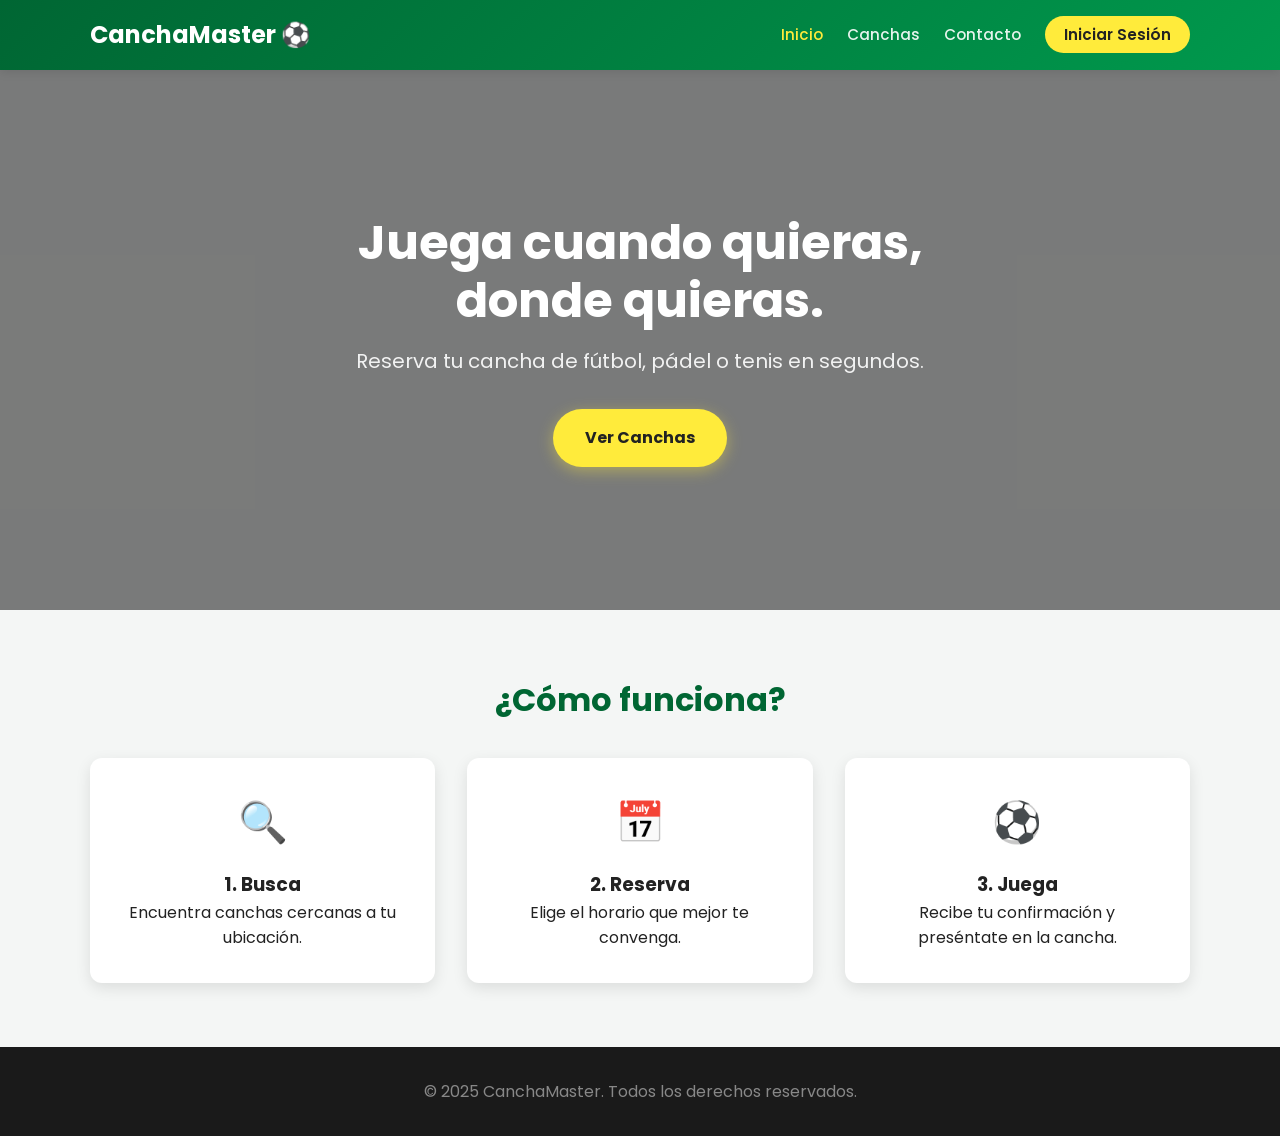
<file: index.html>
<!DOCTYPE html>
<html lang="es">
<head>
    <meta charset="UTF-8">
    <meta name="viewport" content="width=device-width, initial-scale=1.0">
    <title>CanchaMaster | Inicio</title>
    <link rel="stylesheet" href="css/style.css">
</head>
<body>
    <header class="main-header">
        <div class="container nav-container">
            <a href="index.html" class="logo">CanchaMaster ⚽</a>
            <nav class="main-nav">
                <ul>
                    <li><a href="index.html" class="active">Inicio</a></li>
                    <li><a href="canchas.html">Canchas</a></li>
                    <li><a href="contacto.html">Contacto</a></li>
                    <li><a href="login.html" class="btn btn-nav">Iniciar Sesión</a></li>
                </ul>
            </nav>
        </div>
    </header>

    <main>
        <section class="hero">
            <div class="hero-overlay"> <div class="container hero-content">
                    <h1>Juega cuando quieras, donde quieras.</h1>
                    <p>Reserva tu cancha de fútbol, pádel o tenis en segundos.</p>
                    <a href="canchas.html" class="btn btn-primary">Ver Canchas</a>
                </div>
            </div>
        </section>

        <section class="container features">
            <h2 class="section-title">¿Cómo funciona?</h2>
            <div class="grid-3 features-grid">
                <article class="feature-item">
                    <div class="icon">🔍</div>
                    <h3>1. Busca</h3>
                    <p>Encuentra canchas cercanas a tu ubicación.</p>
                </article>
                <article class="feature-item">
                    <div class="icon">📅</div>
                    <h3>2. Reserva</h3>
                    <p>Elige el horario que mejor te convenga.</p>
                </article>
                <article class="feature-item">
                    <div class="icon">⚽</div>
                    <h3>3. Juega</h3>
                    <p>Recibe tu confirmación y preséntate en la cancha.</p>
                </article>
            </div>
        </section>
    </main>

    <footer class="main-footer">
        <div class="container">
            <p>&copy; 2025 CanchaMaster. Todos los derechos reservados.</p>
        </div>
    </footer>
    
    <script src="js/app.js" defer></script>
</body>
</html>
</file>
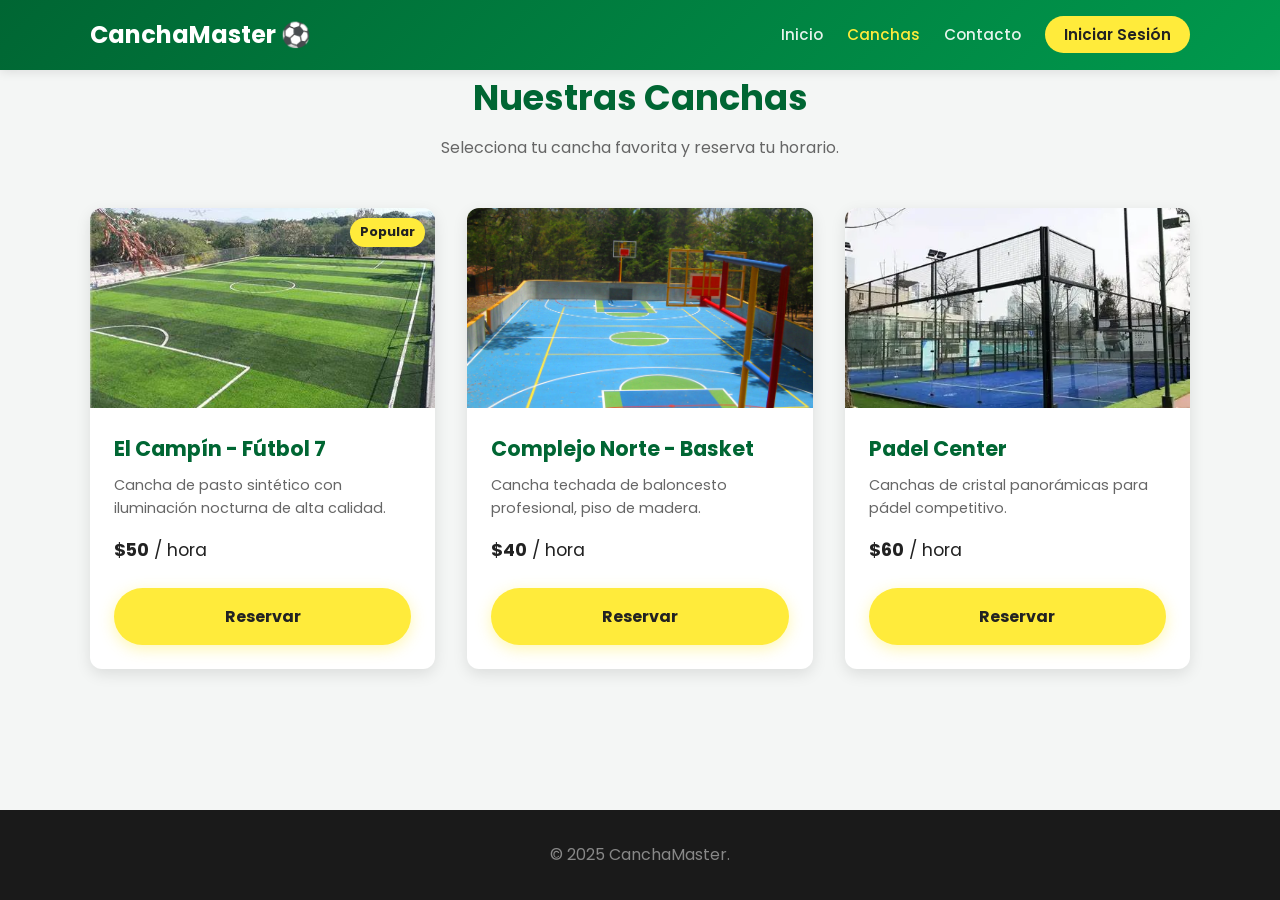
<file: canchas.html>
<!DOCTYPE html>
<html lang="es">
<head>
    <meta charset="UTF-8">
    <meta name="viewport" content="width=device-width, initial-scale=1.0">
    <title>CanchaMaster | Canchas Disponibles</title>
    <link rel="stylesheet" href="css/style.css">
</head>
<body>
    <header class="main-header">
        <div class="container nav-container">
            <a href="index.html" class="logo">CanchaMaster ⚽</a>
            <nav class="main-nav">
                <ul>
                    <li><a href="index.html">Inicio</a></li>
                    <li><a href="canchas.html" class="active">Canchas</a></li>
                    <li><a href="contacto.html">Contacto</a></li>
                    <li><a href="login.html" class="btn btn-nav">Iniciar Sesión</a></li>
                </ul>
            </nav>
        </div>
    </header>

    <main class="container page-content">
        <h1 class="page-title">Nuestras Canchas</h1>
        <p class="page-subtitle">Selecciona tu cancha favorita y reserva tu horario.</p>

        <div class="canchas-grid">
            
            <article class="cancha-card">
                <div class="card-image">
                    <img src="imagenes/OIP.jpeg" alt="Cancha Futbol 7">
                    <span class="badge">Popular</span>
                </div>
                <div class="card-content">
                    <h2>El Campín - Fútbol 7</h2>
                    <p>Cancha de pasto sintético con iluminación nocturna de alta calidad.</p>
                    <p class="price"><strong>$50</strong> / hora</p>
                    <a href="reserva.html?cancha=f7-campin" class="btn btn-primary btn-block">Reservar</a>
                </div>
            </article>

            <article class="cancha-card">
                <div class="card-image">
                    <img src="imagenes/R.jpeg" alt="Cancha Basket">
                </div>
                <div class="card-content">
                    <h2>Complejo Norte - Basket</h2>
                    <p>Cancha techada de baloncesto profesional, piso de madera.</p>
                    <p class="price"><strong>$40</strong> / hora</p>
                    <a href="reserva.html?cancha=basket-norte" class="btn btn-primary btn-block">Reservar</a>
                </div>
            </article>

            <article class="cancha-card">
                <div class="card-image">
                    <img src="imagenes/padel.webp" alt="Cancha Padel">
                </div>
                <div class="card-content">
                    <h2>Padel Center</h2>
                    <p>Canchas de cristal panorámicas para pádel competitivo.</p>
                    <p class="price"><strong>$60</strong> / hora</p>
                    <a href="reserva.html?cancha=padel-center" class="btn btn-primary btn-block">Reservar</a>
                </div>
            </article>

        </div>
    </main>

    <footer class="main-footer">
        <div class="container">
            <p>&copy; 2025 CanchaMaster.</p>
        </div>
    </footer>
    <script src="js/app.js" defer></script>
</body>
</html>
</file>
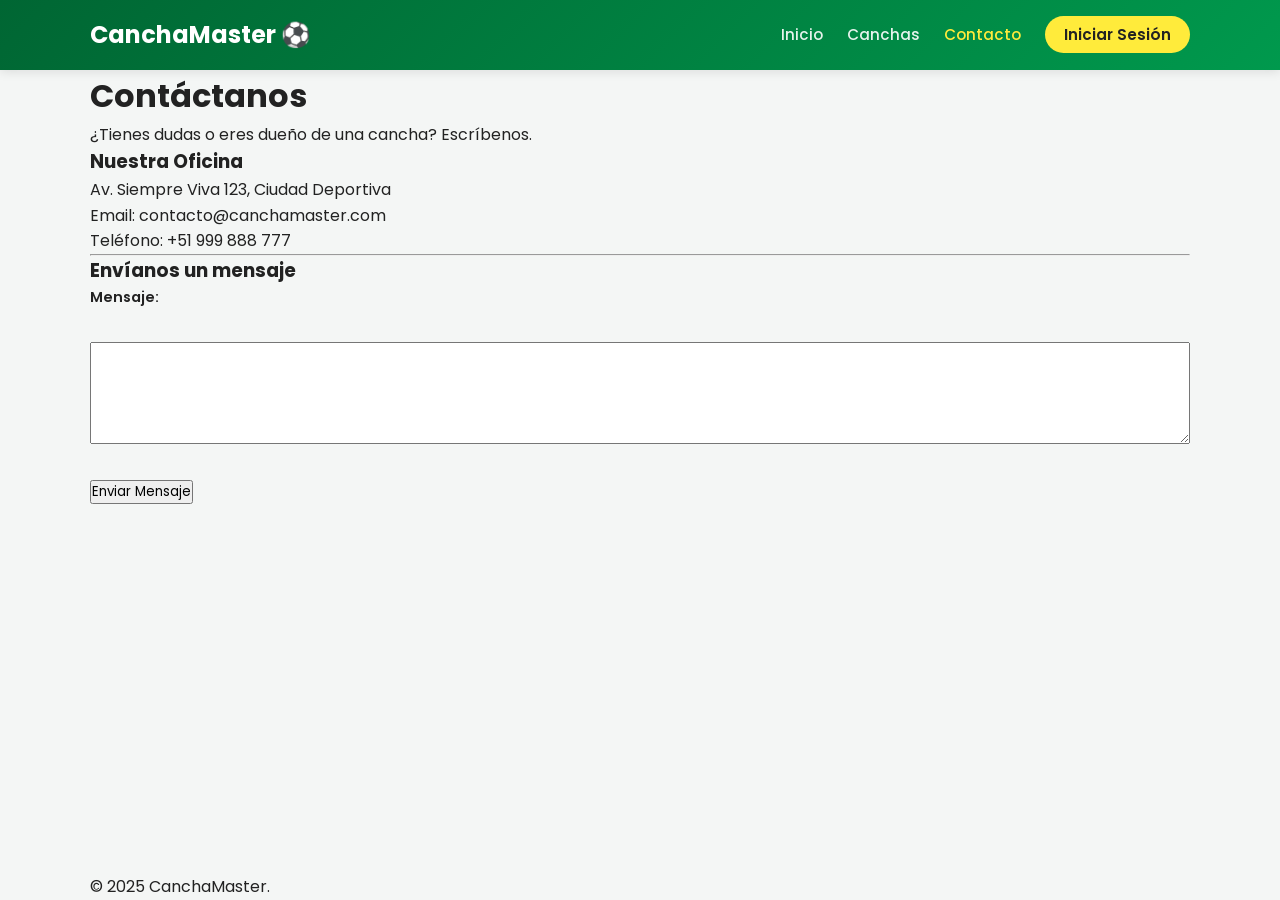
<file: contacto.html>
<!DOCTYPE html>
<html lang="es">
<head>
    <meta charset="UTF-8">
    <meta name="viewport" content="width=device-width, initial-scale=1.0">
    <title>CanchaMaster | Contacto</title>
    <link rel="stylesheet" href="css/style.css">
</head>
<script src="js/app.js"></script>
<body>
    <header class="main-header">
        <div class="container nav-container">
            <a href="index.html" class="logo">CanchaMaster ⚽</a>
            <nav class="main-nav">
                <ul>
                    <li><a href="index.html">Inicio</a></li>
                    <li><a href="canchas.html">Canchas</a></li>
                    <li><a href="contacto.html" class="active">Contacto</a></li>
                    <li><a href="login.html" class="btn-nav">Iniciar Sesión</a></li>
                </ul>
            </nav>
        </div>
    </header>

    <main class="container page-content">
        <h1>Contáctanos</h1>
        <p>¿Tienes dudas o eres dueño de una cancha? Escríbenos.</p>

        <section class="contact-info">
            <h3>Nuestra Oficina</h3>
            <p>Av. Siempre Viva 123, Ciudad Deportiva</p>
            <p>Email: contacto@canchamaster.com</p>
            <p>Teléfono: +51 999 888 777</p>
        </section>

        <hr>

        <section class="contact-form">
            <h3>Envíanos un mensaje</h3>
            <form>
                <label for="mensaje">Mensaje:</label><br>
                <textarea id="mensaje" name="mensaje" rows="5" style="width: 100%;"></textarea>
                <br><br>
                <button type="submit">Enviar Mensaje</button>
            </form>
        </section>
    </main>

    <footer>
        <div class="container">
            <p>&copy; 2025 CanchaMaster.</p>
        </div>
    </footer>
</body>
</html>
</file>
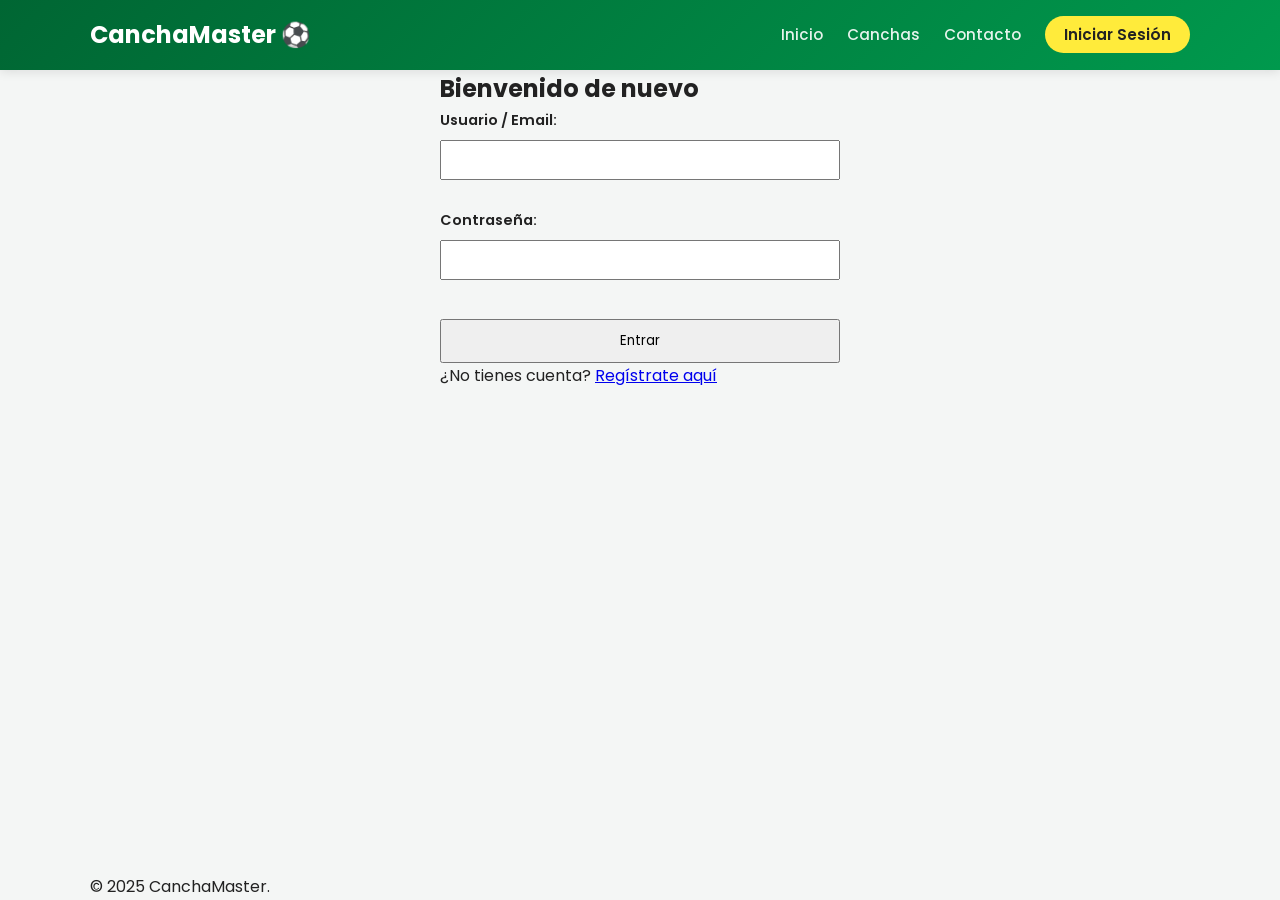
<file: login.html>
<!DOCTYPE html>
<html lang="es">
<head>
    <meta charset="UTF-8">
    <meta name="viewport" content="width=device-width, initial-scale=1.0">
    <title>CanchaMaster | Login</title>
    <link rel="stylesheet" href="css/style.css">
</head>
<script src="js/app.js"></script>
<body>
    <header class="main-header">
        <div class="container nav-container">
            <a href="index.html" class="logo">CanchaMaster ⚽</a>
            <nav class="main-nav">
                <ul>
                    <li><a href="index.html">Inicio</a></li>
                    <li><a href="canchas.html">Canchas</a></li>
                    <li><a href="contacto.html">Contacto</a></li>
                    <li><a href="login.html" class="active btn-nav">Iniciar Sesión</a></li>
                </ul>
            </nav>
        </div>
    </header>

    <main class="container page-content">
        <section class="login-container" style="max-width: 400px; margin: 0 auto;">
            <h1>Bienvenido de nuevo</h1>
            <form action="#" method="POST">
                <div class="form-group">
                    <label for="usuario">Usuario / Email:</label>
                    <input type="text" id="usuario" name="usuario" required style="width: 100%; padding: 8px; margin-bottom: 10px;">
                </div>
                <div class="form-group">
                    <label for="password">Contraseña:</label>
                    <input type="password" id="password" name="password" required style="width: 100%; padding: 8px; margin-bottom: 20px;">
                </div>
                <button type="submit" style="width: 100%; padding: 10px;">Entrar</button>
            </form>
            <p>¿No tienes cuenta? <a href="#">Regístrate aquí</a></p>
        </section>
    </main>

    <footer>
        <div class="container">
            <p>&copy; 2025 CanchaMaster.</p>
        </div>
    </footer>
</body>
</html>
</file>
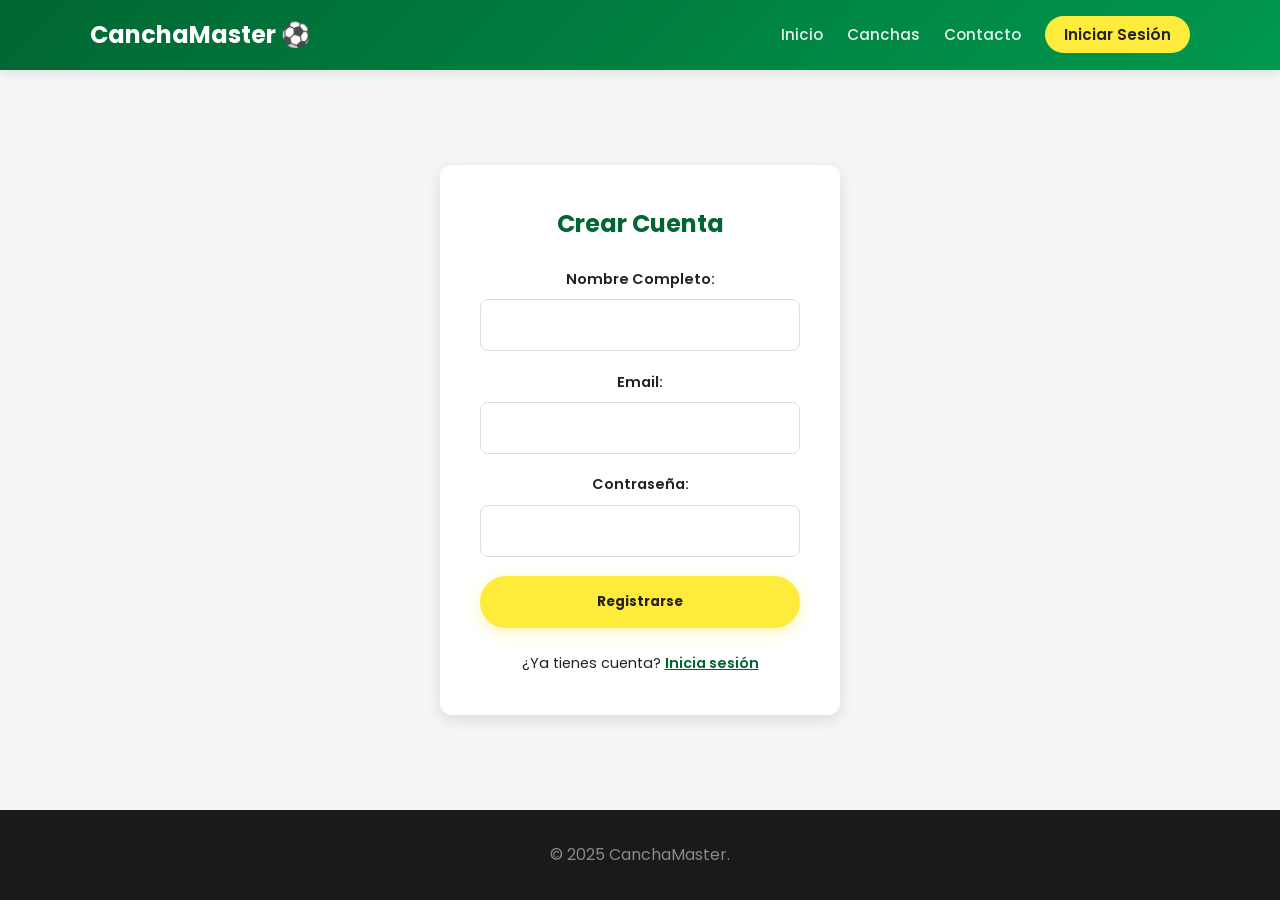
<file: registro.html>
<!DOCTYPE html>
<html lang="es">
<head>
    <meta charset="UTF-8">
    <meta name="viewport" content="width=device-width, initial-scale=1.0">
    <title>CanchaMaster | Registro</title>
    <link rel="stylesheet" href="css/style.css">
</head>
<body>
    <header class="main-header">
        <div class="container nav-container">
            <a href="index.html" class="logo">CanchaMaster ⚽</a>
            <nav class="main-nav">
                <ul>
                    <li><a href="index.html">Inicio</a></li>
                    <li><a href="canchas.html">Canchas</a></li>
                    <li><a href="contacto.html">Contacto</a></li>
                    <li><a href="login.html" class="btn btn-nav">Iniciar Sesión</a></li>
                </ul>
            </nav>
        </div>
    </header>

    <main class="container page-content flex-center">
        <section class="auth-card">
            <h1>Crear Cuenta</h1>
            <form action="/api/registro" method="POST">
                <div class="form-group">
                    <label for="nombre">Nombre Completo:</label>
                    <input type="text" id="nombre" name="nombre" class="form-control" required>
                </div>
                <div class="form-group">
                    <label for="email">Email:</label>
                    <input type="email" id="email" name="email" class="form-control" required>
                </div>
                <div class="form-group">
                    <label for="password">Contraseña:</label>
                    <input type="password" id="password" name="password" class="form-control" required>
                </div>
                <button type="submit" class="btn btn-primary btn-block">Registrarse</button>
            </form>
            <p class="auth-footer">¿Ya tienes cuenta? <a href="login.html">Inicia sesión</a></p>
        </section>
    </main>

    <footer class="main-footer">
        <div class="container">
            <p>&copy; 2025 CanchaMaster.</p>
        </div>
    </footer>
    <script src="js/app.js" defer></script>
</body>
</html>
</file>
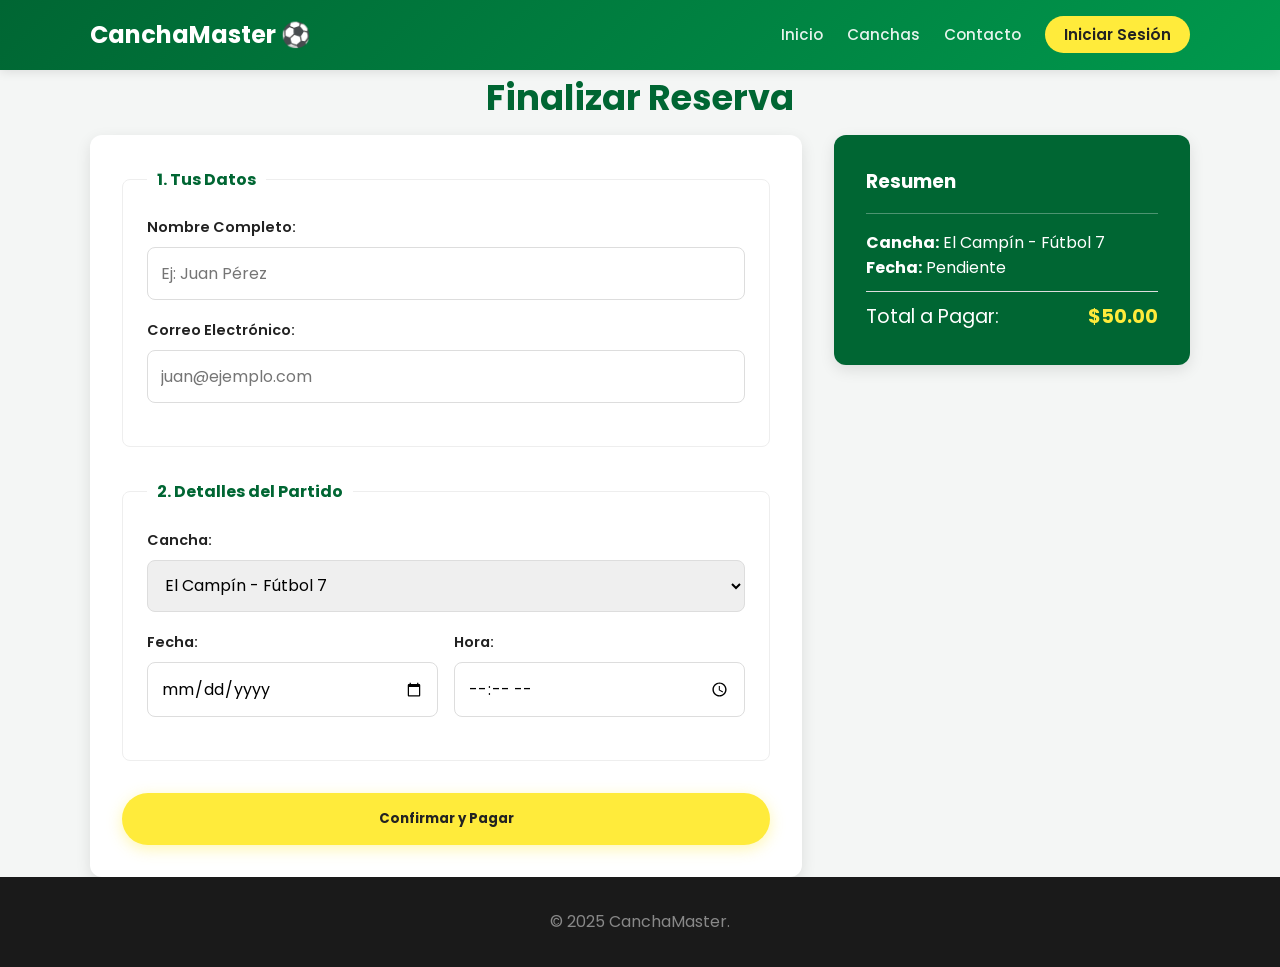
<file: reserva.html>
<!DOCTYPE html>
<html lang="es">
<head>
    <meta charset="UTF-8">
    <meta name="viewport" content="width=device-width, initial-scale=1.0">
    <title>CanchaMaster | Reservar</title>
    <link rel="stylesheet" href="css/style.css">
</head>
<body>
    <header class="main-header">
        <div class="container nav-container">
            <a href="index.html" class="logo">CanchaMaster ⚽</a>
            <nav class="main-nav">
                <ul>
                    <li><a href="index.html">Inicio</a></li>
                    <li><a href="canchas.html">Canchas</a></li>
                    <li><a href="contacto.html">Contacto</a></li>
                    <li><a href="login.html" class="btn btn-nav">Iniciar Sesión</a></li>
                </ul>
            </nav>
        </div>
    </header>

    <main class="container page-content">
        <h1 class="page-title">Finalizar Reserva</h1>
        
        <div class="reserva-layout">
            <section class="reserva-form-container">
                <form action="/api/reservar" method="POST" id="formReserva">
                    <fieldset>
                        <legend>1. Tus Datos</legend>
                        <div class="form-group">
                            <label for="nombre">Nombre Completo:</label>
                            <input type="text" id="nombre" name="nombre" class="form-control" required placeholder="Ej: Juan Pérez">
                        </div>
                        <div class="form-group">
                            <label for="email">Correo Electrónico:</label>
                            <input type="email" id="email" name="email" class="form-control" required placeholder="juan@ejemplo.com">
                        </div>
                    </fieldset>

                    <fieldset>
                        <legend>2. Detalles del Partido</legend>
                        <div class="form-group">
                            <label for="cancha-seleccionada">Cancha:</label>
                            <select id="cancha-seleccionada" name="cancha_id" class="form-control">
                                <option value="f7-campin">El Campín - Fútbol 7</option>
                                <option value="basket-norte">Complejo Norte - Basket</option>
                                <option value="padel-center">Padel Center</option>
                            </select>
                        </div>
                        <div class="form-row">
                            <div class="form-group">
                                <label for="fecha">Fecha:</label>
                                <input type="date" id="fecha" name="fecha" class="form-control" required>
                            </div>
                            <div class="form-group">
                                <label for="hora">Hora:</label>
                                <input type="time" id="hora" name="hora" class="form-control" required min="09:00" max="23:00">
                            </div>
                        </div>
                    </fieldset>
                    
                    <button type="submit" class="btn btn-primary btn-block">Confirmar y Pagar</button>
                </form>
            </section>

            <aside class="reserva-summary">
                <h3>Resumen</h3>
                <div id="summary-content">
                    <p>Selecciona una fecha para ver el total.</p>
                </div>
            </aside>
        </div>
    </main>

    <footer class="main-footer">
        <div class="container">
            <p>&copy; 2025 CanchaMaster.</p>
        </div>
    </footer>
    <script src="js/app.js" defer></script>
</body>
</html>
</file>
<file: css/style.css>
/*  VARIABLES Y RESET*/
@import url('https://fonts.googleapis.com/css2?family=Poppins:wght@300;400;600;700&display=swap');

:root {
  --primary-color: #006633;
  --primary-dark: #004d26;
  --accent-color: #ffeb3b;
  --accent-hover: #fdd835;
  --text-dark: #222;
  --text-light: #666;
  --bg-light: #f4f6f5;
  --white: #ffffff;
  --shadow: 0 5px 15px rgba(0, 0, 0, 0.1);
  --radius: 12px;
}

* {
  margin: 0;
  padding: 0;
  box-sizing: border-box;
  font-family: "Poppins", sans-serif;
}

body {
  background-color: var(--bg-light);
  color: var(--text-dark);
  line-height: 1.6;
  display: flex;
  flex-direction: column;
  min-height: 100vh; /* Asegura que el footer baje */
}

/* ===  LAYOUT PRINCIPAL === */
.container {
  width: 90%;
  max-width: 1100px;
  margin: 0 auto;
}

main {
  flex: 1; /* Empuja el footer hacia abajo */
}

/* ===  ENCABEZADO === */
.main-header {
  background: linear-gradient(135deg, var(--primary-color), #00994d);
  color: var(--white);
  padding: 1rem 0;
  position: sticky;
  top: 0;
  z-index: 100;
  box-shadow: 0 2px 10px rgba(0,0,0,0.1);
}

.nav-container {
  display: flex;
  justify-content: space-between;
  align-items: center;
}

.logo {
  font-size: 1.5rem;
  font-weight: 700;
  color: var(--white);
  text-decoration: none;
  display: flex;
  align-items: center;
  gap: 8px;
}

.main-nav ul {
  display: flex;
  list-style: none;
  gap: 1.5rem;
  align-items: center;
}

.main-nav a {
  color: rgba(255, 255, 255, 0.9);
  text-decoration: none;
  font-weight: 500;
  font-size: 0.95rem;
  transition: color 0.3s;
}

.main-nav a:hover,
.main-nav a.active {
  color: var(--accent-color);
}

.btn-nav {
  background: var(--accent-color);
  color: var(--text-dark) !important; /* Fuerza el color negro */
  padding: 0.5rem 1.2rem;
  border-radius: 50px;
  font-weight: 600 !important;
  transition: transform 0.2s, background 0.3s;
}

.btn-nav:hover {
  background: var(--accent-hover);
  transform: translateY(-2px);
}

/* ===  HERO SECTION === */
.hero {
  background: url("https://images.unsplash.com/photo-1529900748604-07564a03e7a6?auto=format&fit=crop&w=1600&q=80") center/cover no-repeat;
  color: var(--white);
  text-align: center;
  position: relative;
  /* Altura mínima para verse imponente */
  min-height: 60vh; 
  display: flex;
  align-items: center;
  justify-content: center;
}

.hero-overlay {
  background: rgba(0, 0, 0, 0.5); /* Oscurece la imagen */
  width: 100%;
  height: 100%;
  position: absolute;
  top: 0;
  left: 0;
  display: flex;
  align-items: center;
  justify-content: center;
}

.hero-content {
  position: relative;
  z-index: 2;
  max-width: 700px;
}

.hero h1 {
  font-size: 3rem;
  margin-bottom: 1rem;
  line-height: 1.2;
}

.hero p {
  font-size: 1.25rem;
  margin-bottom: 2rem;
  opacity: 0.9;
}

.btn-primary {
  display: inline-block;
  background: var(--accent-color);
  color: var(--text-dark);
  padding: 1rem 2rem;
  border-radius: 50px;
  text-decoration: none;
  font-weight: 700;
  border: none;
  cursor: pointer;
  transition: all 0.3s ease;
  box-shadow: 0 4px 15px rgba(255, 235, 59, 0.4);
}

.btn-primary:hover {
  background: var(--accent-hover);
  transform: translateY(-3px);
  box-shadow: 0 6px 20px rgba(255, 235, 59, 0.6);
}

.btn-block {
  display: block;
  width: 100%;
  text-align: center;
}

/* ===  SECCIONES GENERALES === */
.page-title {
  text-align: center;
  color: var(--primary-color);
  margin-bottom: 0.5rem;
  font-size: 2.2rem;
}

.page-subtitle {
  text-align: center;
  color: var(--text-light);
  margin-bottom: 3rem;
}

.section-title {
    text-align: center;
    font-size: 2rem;
    margin-bottom: 2rem;
    color: var(--primary-color);
}

/* Features Grid */
.features {
    padding: 4rem 0;
}
.features-grid {
    display: grid;
    grid-template-columns: repeat(auto-fit, minmax(250px, 1fr));
    gap: 2rem;
}
.feature-item {
    background: var(--white);
    padding: 2rem;
    border-radius: var(--radius);
    text-align: center;
    box-shadow: var(--shadow);
    transition: transform 0.3s;
}
.feature-item:hover {
    transform: translateY(-5px);
}
.feature-item .icon {
    font-size: 2.5rem;
    margin-bottom: 1rem;
}

/* === TARJETAS DE CANCHAS === */
.canchas-grid {
  display: grid;
  grid-template-columns: repeat(auto-fill, minmax(300px, 1fr));
  gap: 2rem;
  margin-bottom: 3rem;
}

.cancha-card {
  background: var(--white);
  border-radius: var(--radius);
  overflow: hidden; /* Para que la imagen respete el borde redondeado */
  box-shadow: var(--shadow);
  transition: transform 0.3s, box-shadow 0.3s;
  display: flex;
  flex-direction: column;
}

.cancha-card:hover {
  transform: translateY(-5px);
  box-shadow: 0 10px 25px rgba(0,0,0,0.15);
}

.card-image {
  height: 200px;
  position: relative;
}

.card-image img {
  width: 100%;
  height: 100%;
  object-fit: cover;
}

.badge {
  position: absolute;
  top: 10px;
  right: 10px;
  background: var(--accent-color);
  color: var(--text-dark);
  padding: 4px 10px;
  border-radius: 20px;
  font-size: 0.8rem;
  font-weight: 700;
}

.card-content {
  padding: 1.5rem;
  flex: 1; /* Ocupa el espacio restante */
  display: flex;
  flex-direction: column;
}

.card-content h2 {
  font-size: 1.3rem;
  margin-bottom: 0.5rem;
  color: var(--primary-color);
}

.card-content p {
  font-size: 0.9rem;
  color: var(--text-light);
  margin-bottom: 1rem;
  flex-grow: 1;
}

.card-content .price {
  font-size: 1.1rem;
  color: var(--text-dark);
  margin-bottom: 1.5rem;
}

/* === RESERVA LAYOUT (2 Columnas) === */
.reserva-layout {
  display: grid;
  grid-template-columns: 2fr 1fr; /* Izquierda ancho, derecha angosto */
  gap: 2rem;
  align-items: start;
}

.reserva-form-container {
  background: var(--white);
  padding: 2rem;
  border-radius: var(--radius);
  box-shadow: var(--shadow);
}

.reserva-summary {
  background: var(--primary-color);
  color: var(--white);
  padding: 2rem;
  border-radius: var(--radius);
  box-shadow: var(--shadow);
  position: sticky;
  top: 100px; /* Se queda fijo al hacer scroll */
}

.reserva-summary h3 {
  border-bottom: 1px solid rgba(255,255,255,0.3);
  padding-bottom: 1rem;
  margin-bottom: 1rem;
}

/* ===  FORMULARIOS === */
.form-group {
  margin-bottom: 1.2rem;
}

.form-row {
  display: grid;
  grid-template-columns: 1fr 1fr;
  gap: 1rem;
}

label {
  display: block;
  margin-bottom: 0.5rem;
  font-weight: 600;
  font-size: 0.9rem;
}

.form-control {
  width: 100%;
  padding: 0.8rem;
  border: 1px solid #ddd;
  border-radius: 8px;
  font-size: 1rem;
  transition: border-color 0.3s;
}

.form-control:focus {
  outline: none;
  border-color: var(--primary-color);
  box-shadow: 0 0 0 3px rgba(0, 102, 51, 0.1);
}

fieldset {
  border: 1px solid #eee;
  border-radius: 8px;
  padding: 1.5rem;
  margin-bottom: 2rem;
}

legend {
  padding: 0 10px;
  color: var(--primary-color);
  font-weight: 700;
}

/* === LOGIN / AUTH CENTERED === */
.flex-center {
  display: flex;
  align-items: center;
  justify-content: center;
  min-height: 70vh; /* Centrado vertical */
}

.auth-card {
  background: var(--white);
  padding: 2.5rem;
  border-radius: var(--radius);
  box-shadow: var(--shadow);
  width: 100%;
  max-width: 400px;
  text-align: center;
}

.auth-card h1 {
  margin-bottom: 1.5rem;
  color: var(--primary-color);
}

.auth-footer {
  margin-top: 1.5rem;
  font-size: 0.9rem;
}

.auth-footer a {
  color: var(--primary-color);
  font-weight: 600;
}

/* === FOOTER === */
.main-footer {
  background: #1a1a1a;
  color: #888;
  text-align: center;
  padding: 2rem 0;
  margin-top: auto;
}

/* === RESPONSIVE MEDIA QUERIES === */
@media (max-width: 768px) {
  /* Navegación Móvil */
  .nav-container {
    flex-direction: column;
    gap: 1rem;
  }
  
  .main-nav ul {
    gap: 1rem;
    font-size: 0.9rem;
    flex-wrap: wrap; /* Permitir que bajen si no caben */
    justify-content: center;
  }

  /* Hero */
  .hero h1 {
    font-size: 2rem;
  }

  /* Reserva */
  .reserva-layout {
    grid-template-columns: 1fr; /* Una sola columna en móvil */
  }

  .reserva-summary {
    position: static; /* Ya no es fijo */
    order: -1; /* Poner el resumen arriba si se desea, o quitar para abajo */
    margin-bottom: 2rem;
  }
  
  .form-row {
    grid-template-columns: 1fr; /* Inputs de fecha/hora apilados */
  }
}
</file>
